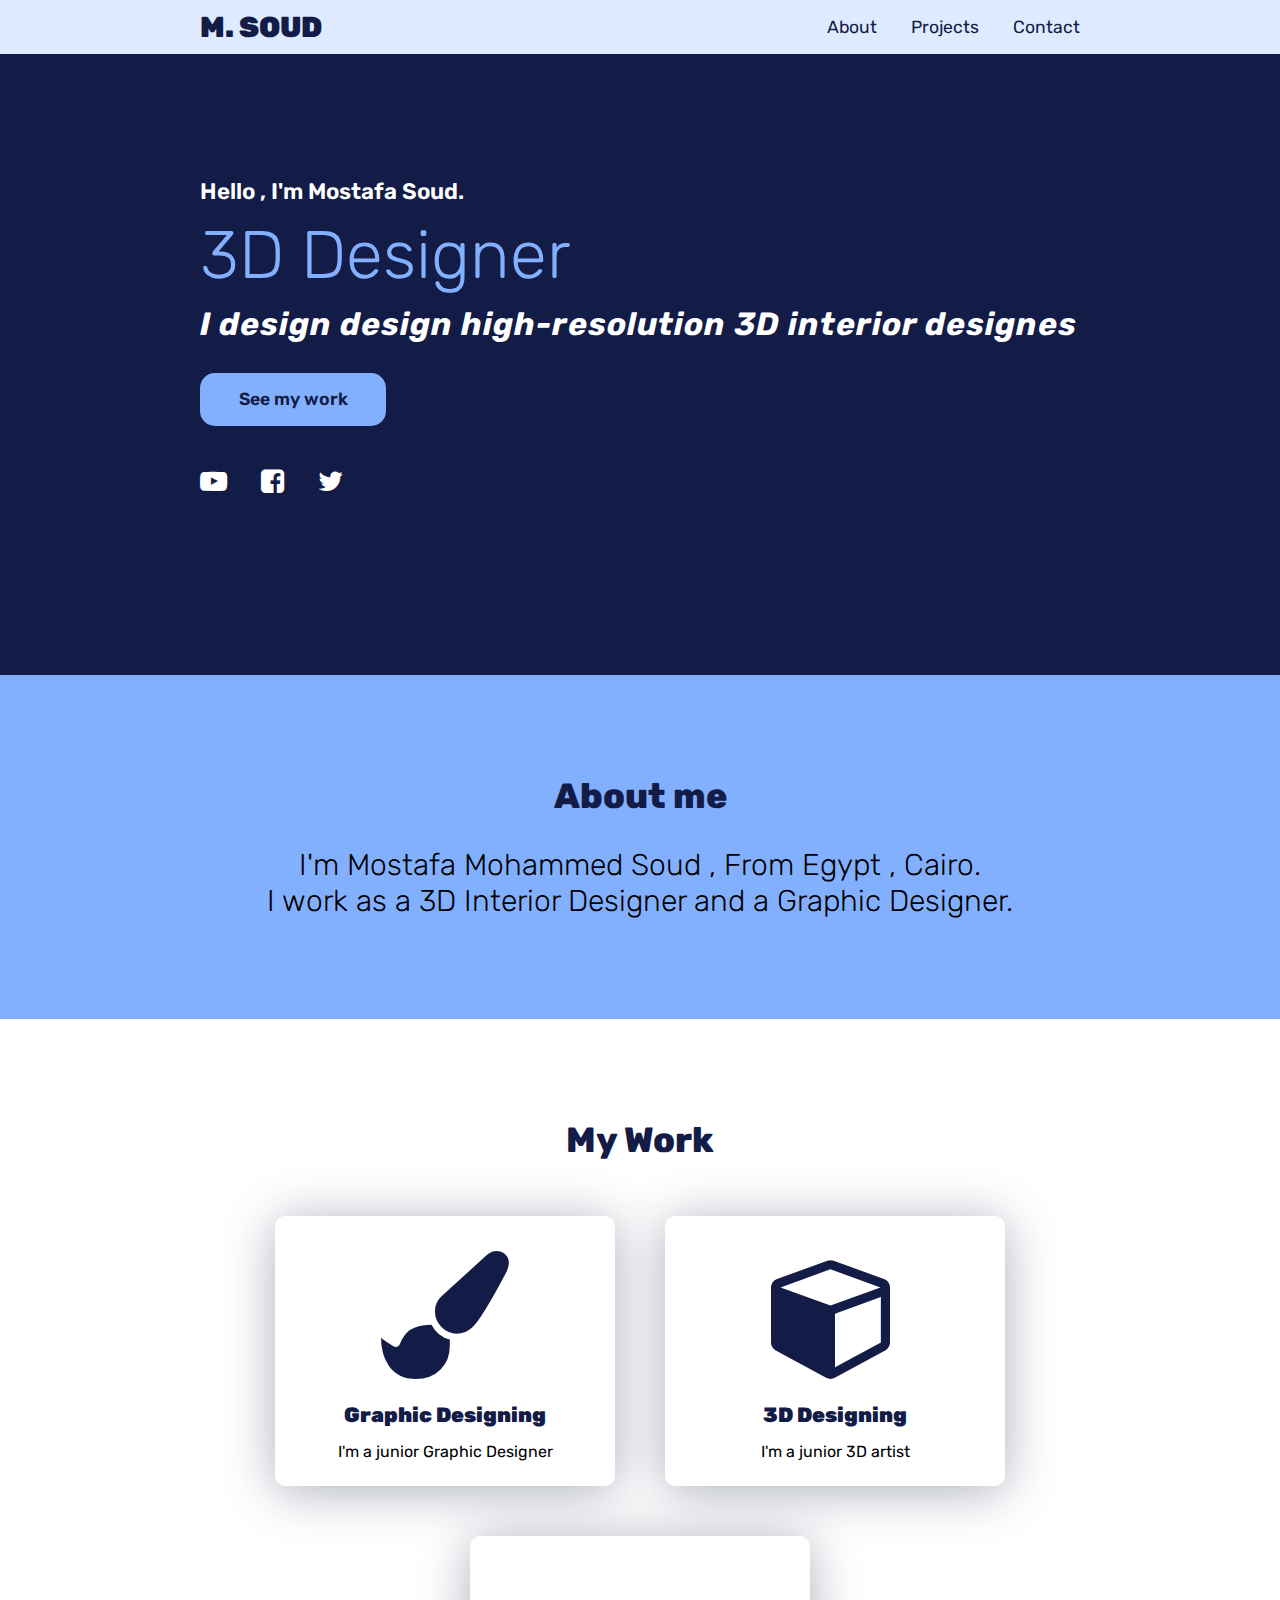
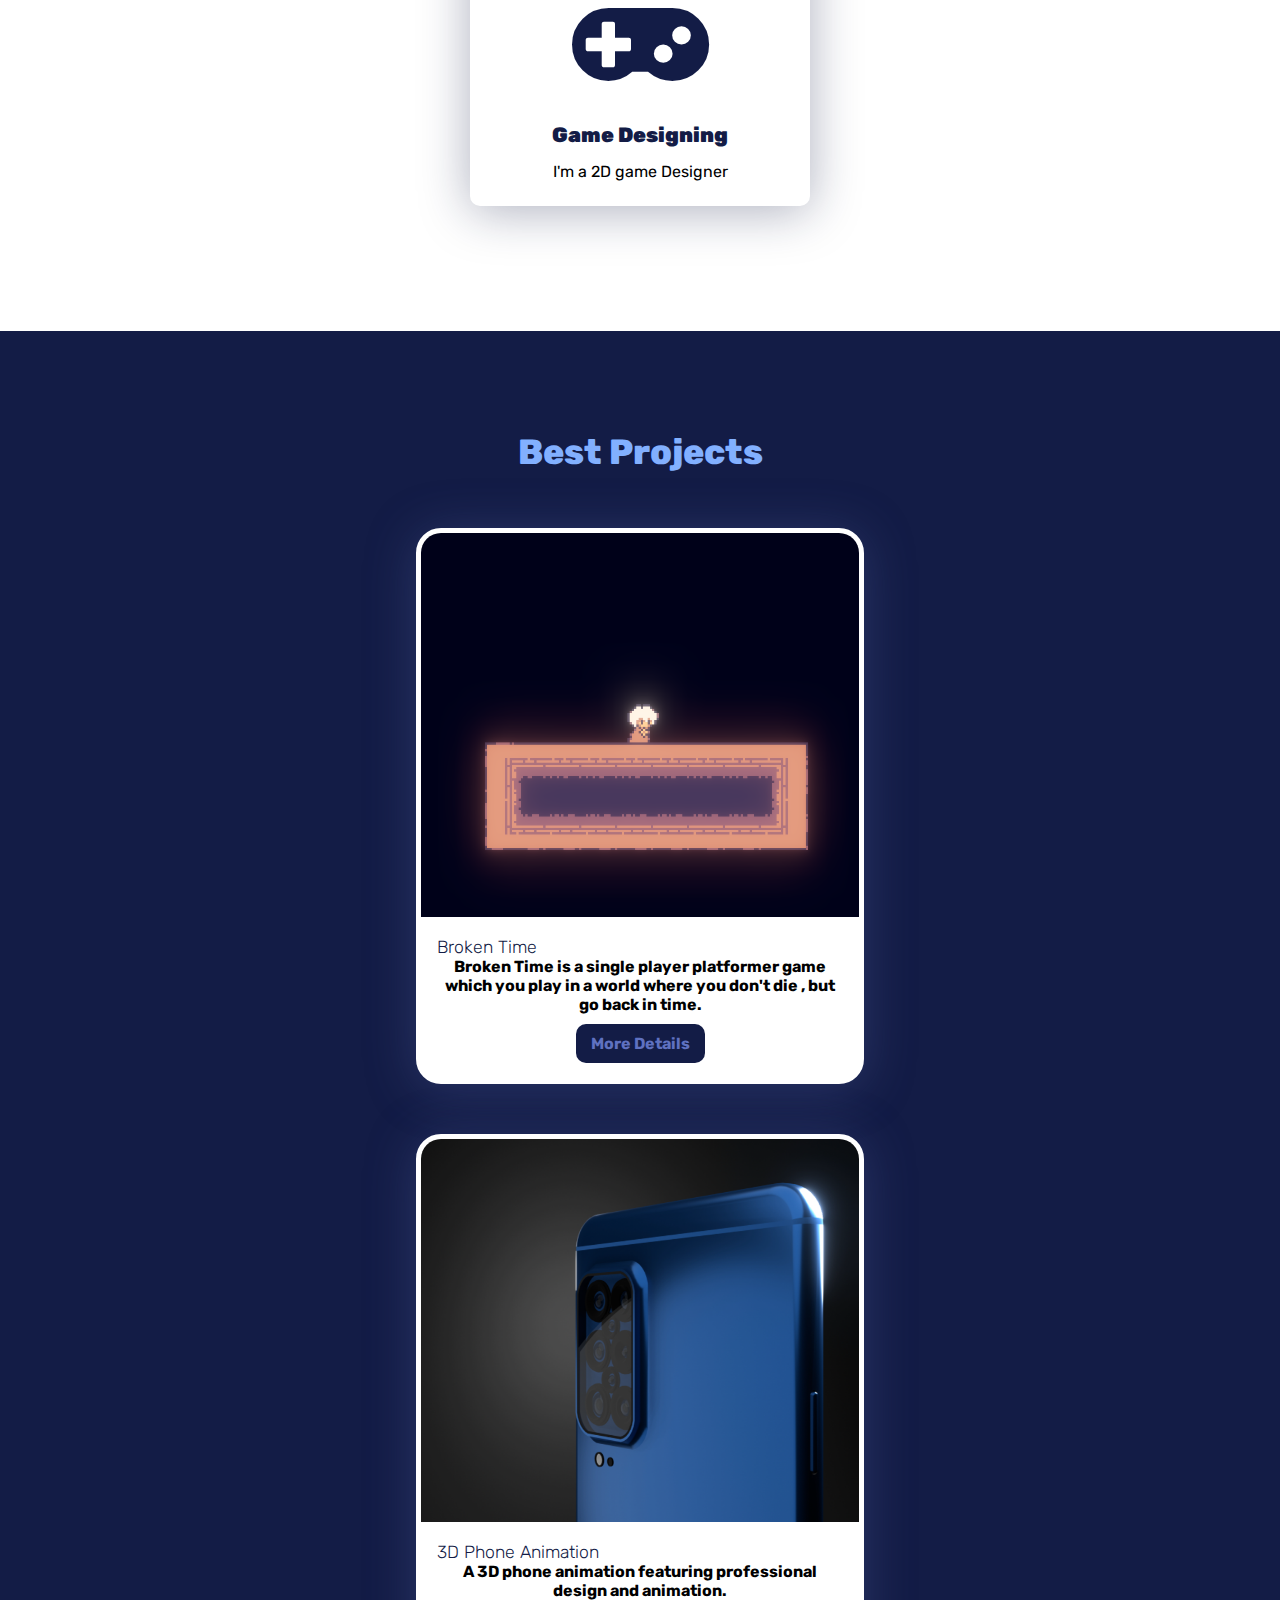
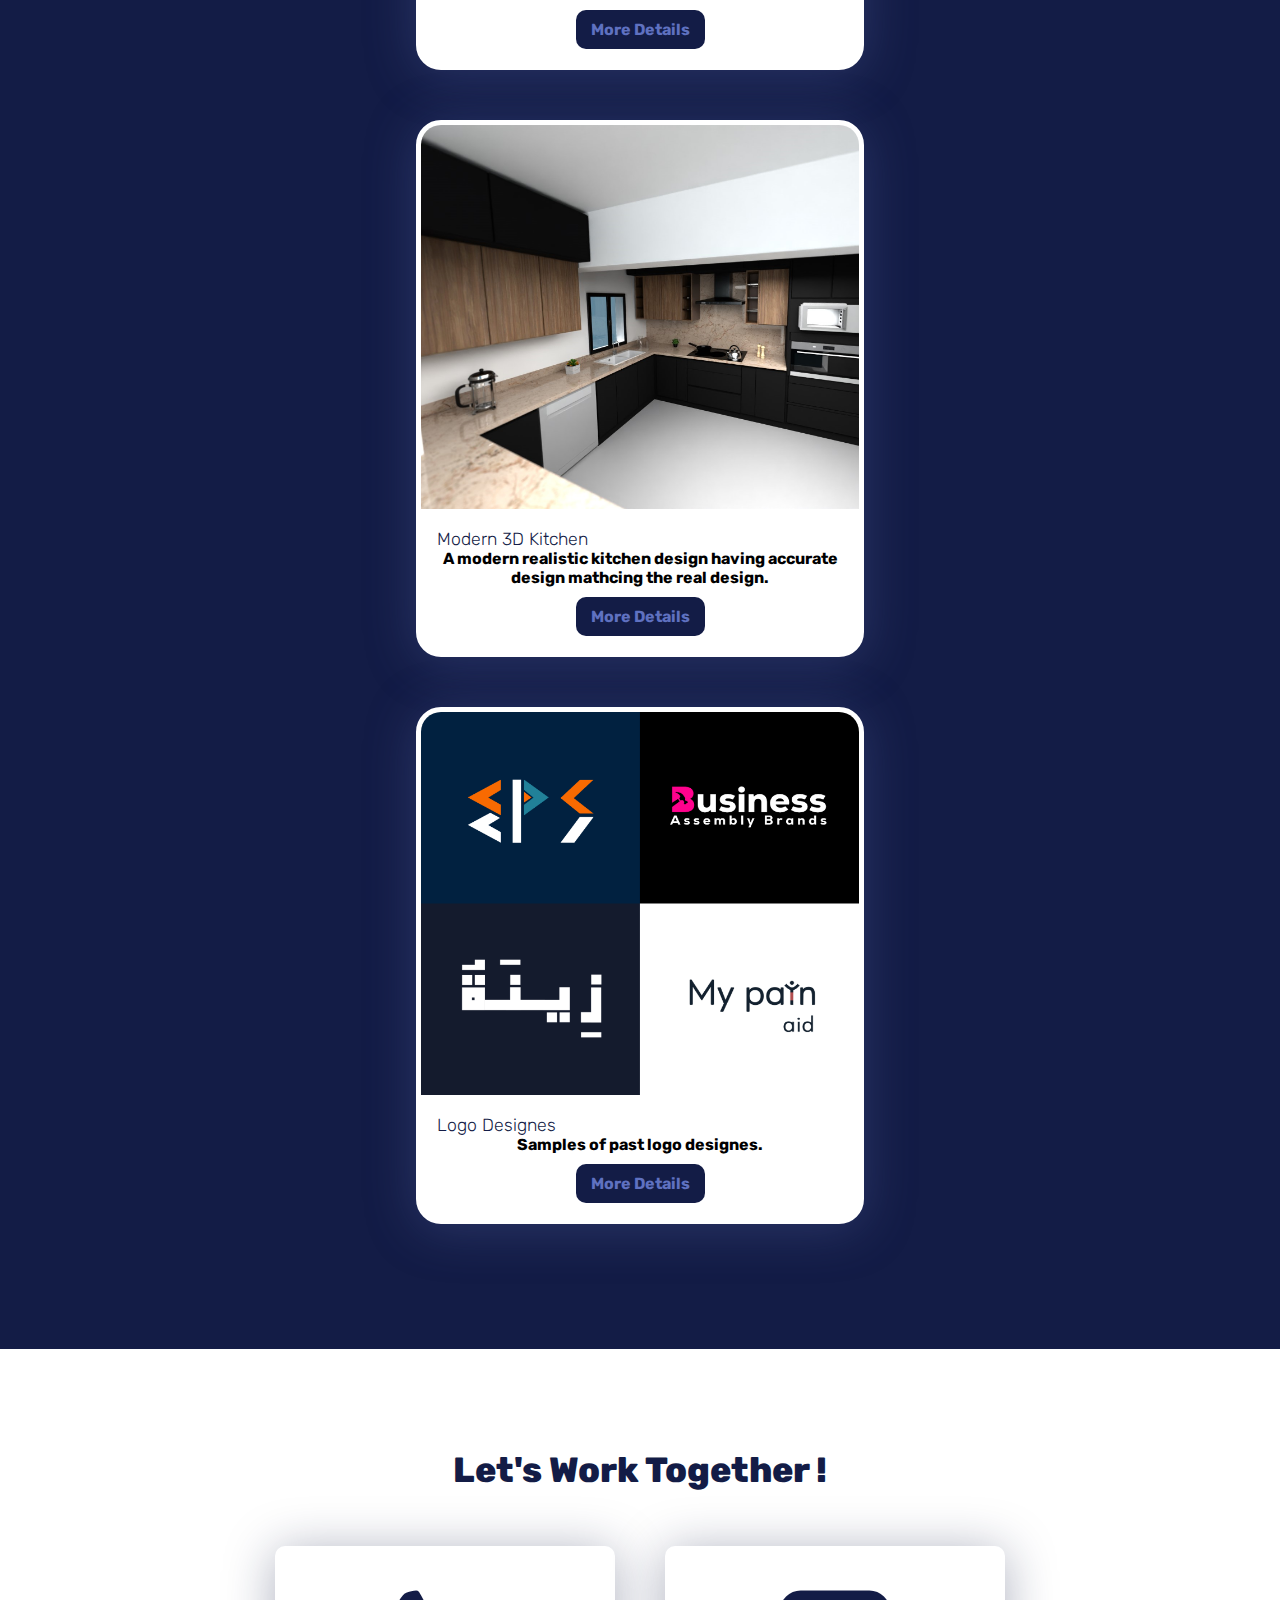
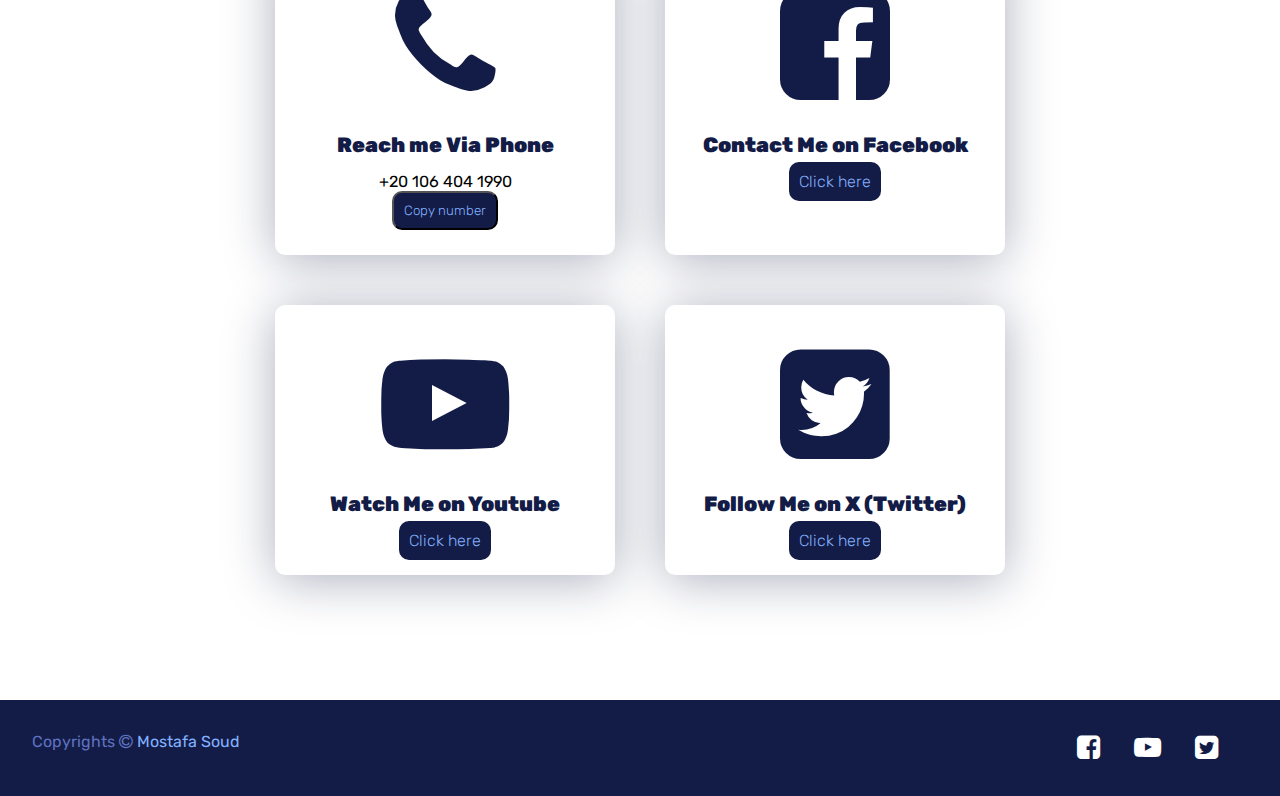
<file: index.html>
<!DOCTYPE html>
<html lang="en">
<head>
    <meta charset="UTF-8">
    <meta http-equiv="X-UA-Compatible" content="IE=edge">
    <meta name="viewport" content="width=device-width, initial-scale=1.0">
    <title>Mostafa M. Soud Portfolio</title>
    <link rel="stylesheet" href="Style.css">
    <link rel="preconnect" href="https://fonts.googleapis.com">
    <link rel="preconnect" href="https://fonts.gstatic.com" crossorigin>
    <link href="https://fonts.googleapis.com/css2?family=Roboto:ital,wght@0,100;0,300;0,400;0,500;0,700;0,900;1,100;1,300;1,400;1,500;1,700;1,900&family=Rubik:ital,wght@0,300..900;1,300..900&display=swap" rel="stylesheet">

    <link rel="stylesheet" href="https://cdnjs.cloudflare.com/ajax/libs/font-awesome/4.7.0/css/font-awesome.min.css">
    <link rel="stylesheet" href="https://fonts.googleapis.com/css2?family=Material+Symbols+Outlined:opsz,wght,FILL,GRAD@20..48,100..700,0..1,-50..200" />
    <link rel="icon" type="image/x-icon" href="Images/Icon.png">
</head>
<body>
    <header>
        <a href="index.html" class="Logo">M. Soud </a>
        <nav class="Nav">
            <a href="#About">About</a>
            <a href="#Projects">Projects</a>
            <a href="#Contact">Contact</a>
        </nav>
    </header>

    <section class="Main">
        <div>
            <h2>Hello , I'm Mostafa Soud.<br> <span>3D Designer</span></h2>
            <h3>I design design high-resolution 3D interior designes</h3>
            <a href="#Projects" class="Main_Btn">See my work</a>

            <div class="Social_Media_Icons">
                <a href="#Youtube"><i class="fa fa-youtube-play"></i></a>
                <a href="#Facebook"><i class="fa fa-facebook-square"></i></a>
                <a href="#Twitter"><i class="fa fa-twitter"></i></a>
            </div>
        </div>
    </section>

    <section class="Cards" id="About">
        <h2 class="Title">About me</h2>

        <h3 class="About_Text">
            I'm Mostafa Mohammed Soud , From Egypt , Cairo.
            <br>
            I work as a 3D Interior Designer and a Graphic Designer.
        </h3>
        </div>
    </section>

    <section class="Cards" id="Work">
        <h2 class="Title">My Work</h2>

        <div class="Cards_Container">
            <div class="Card">
                <div class="Cards_Icons">
                    <i class="fa fa-paint-brush"></i>
                </div>
                
                <div class="Cards_Info">
                    <h3>Graphic Designing</h3>
                    <p>I'm a junior Graphic Designer</p>
                </div>
            </div>

            <div class="Card">
                <div class="Cards_Icons">
                    <i class="fa fa-cube"></i>
                </div>
                
                <div class="Cards_Info">
                    <h3>3D Designing</h3>
                    <p>I'm a junior 3D artist</p>
                </div>
            </div>

            <div class="Card">
                <div class="Cards_Icons">
                    <i class="fa fa-gamepad"></i>
                </div>
                
                <div class="Cards_Info">
                    <h3>Game Designing</h3>
                    <p>I'm a 2D game Designer</p>
                </div>
            </div>
        </div>
    </section>

    <section class="Projects" id="Projects">
        <h2 class="Title" id="Best_Projects_Title">Best Projects</h2>

        <div class="Cards_Container">
            <div class="Project_Card">
                <div class="Project_Image">
                    <img src="Images/Project_Images/BrokenTime.png">
                </div>

                <div class="Project_Details">
                    <p class="Project_Name">Broken Time</p>
                    <strong class="Project_Title">
                        <span>Broken Time is a single player platformer game which you play in a world where you don't die , but go back in time.</span>
                    </strong>
                    <strong class="Project_Title">
                        <a href="Broken_Time.html" class="Project_Details_Button">More Details</a>
                    </strong>
                </div>
            </div>

            <div class="Project_Card">
                <div class="Project_Image">
                    <img src="Images/Project_Images/Phone.png">
                </div>
                
                <div class="Project_Details">
                    <p class="Project_Name">3D Phone Animation</p>
                    <strong class="Project_Title">
                        <span>A 3D phone animation featuring professional design and animation.</span>
                    </strong>
                    <strong class="Project_Title">
                        <a href="3D_Phone_Animation.html" class="Project_Details_Button">More Details</a>
                    </strong>
                </div>
            </div>

            <div class="Project_Card">
                <div class="Project_Image">
                    <img src="Images/Project_Images/Unfinished_Kitchen_Preview.png">
                </div>

                <div class="Project_Details">
                    <p class="Project_Name">Modern 3D Kitchen</p>

                    <strong class="Project_Title">
                        <span>A modern realistic kitchen design having accurate design mathcing the real design.</span>
                    </strong>
                    <strong class="Project_Title">
                        <a href="Realistic_3D_Kitchen.html" class="Project_Details_Button">More Details</a>
                    </strong>
                </div>
            </div>

            <div class="Project_Card">
                <div class="Project_Image">
                    <img src="Images/Project_Images/Logos.png">
                </div>

                <div class="Project_Details">
                    <p class="Project_Name">Logo Designes</p>

                    <strong class="Project_Title">
                        <span>Samples of past logo designes.</span>
                    </strong>
                    <strong class="Project_Title">
                        <a href="Logo_Designes.html" class="Project_Details_Button">More Details</a>
                    </strong>
                </div>
            </div>
        </div>
    </section>


    <section class="Cards" id="Contact">
        <h2 class="Title">Let's Work Together !</h2>

        <div class="Cards_Container">
            <div class="Card">
                <div class="Cards_Icons">
                    <i class="fa fa-phone"></i>
                </div>
                
                <div class="Cards_Info">
                    <h3>Reach me Via Phone</h3>
                    <p>+20 106 404 1990</p>
                    <button onclick="Copy_Phone_Number_Function()" class="Contact_Btn">Copy number</button>
                </div>
            </div>

            <div class="Card" id="Facebook">
                <div class="Cards_Icons">
                    <i class="fa fa-facebook-square"></i>
                </div>
                
                <div class="Cards_Info">
                    <h3>Contact Me on Facebook</h3>
                    <a href="https://www.facebook.com/profile.php?id=100024785881294" class="Contact_Btn" target="_blank">Click here</a>
                </div>
            </div>

            <div class="Card" id="Youtube">
                <div class="Cards_Icons">
                    <i class="fa fa-youtube-play"></i>
                </div>
                
                <div class="Cards_Info">
                    <h3>Watch Me on Youtube</h3>
                    <a href="https://www.youtube.com/@mostafa_mohammad_soud" class="Contact_Btn" target="_blank">Click here</a>
                </div>
            </div>

            <div class="Card" id="Twitter">
                <div class="Cards_Icons">
                    <i class="fa fa-twitter-square"></i>
                </div>
                
                <div class="Cards_Info">
                    <h3>Follow Me on X (Twitter)</h3>
                    <a href="https://x.com/owikipedya" class="Contact_Btn" target="_blank">Click here</a>
                </div>
            </div>
            
        </div>
    </section>


    <footer>
        <p class="Footer_Title">Copyrights <i class="fa fa-copyright"></i> <span>Mostafa Soud</span></p>
        <div class="Social_Media_Icons">
            <a href="https:/www.facebook.com/profile.php?id=100024785881294" target="_blank"><i class="fa fa-facebook-square"></i></a>
            <a href="https://youtube.com/@mostafa_mohammad_soud" target="_blank"><i class="fa fa-youtube-play"></i></a>
            <a href="https://x.com/owikipedya" target="_blank"><i class="fa fa-twitter-square"></i></a>
        </div>
    </footer>


    <!-- Copy Phone Number Function -->

    <script>
        function Copy_Phone_Number_Function() {
        // Get the text field
        var copyText = "+20 106 404 1990";

        // Copy the text inside the text field
        navigator.clipboard.writeText(copyText);

        // Alert the copied text
        alert("تم نسخ الرقم");
        }
    </script>

</body>
</html>
</file>
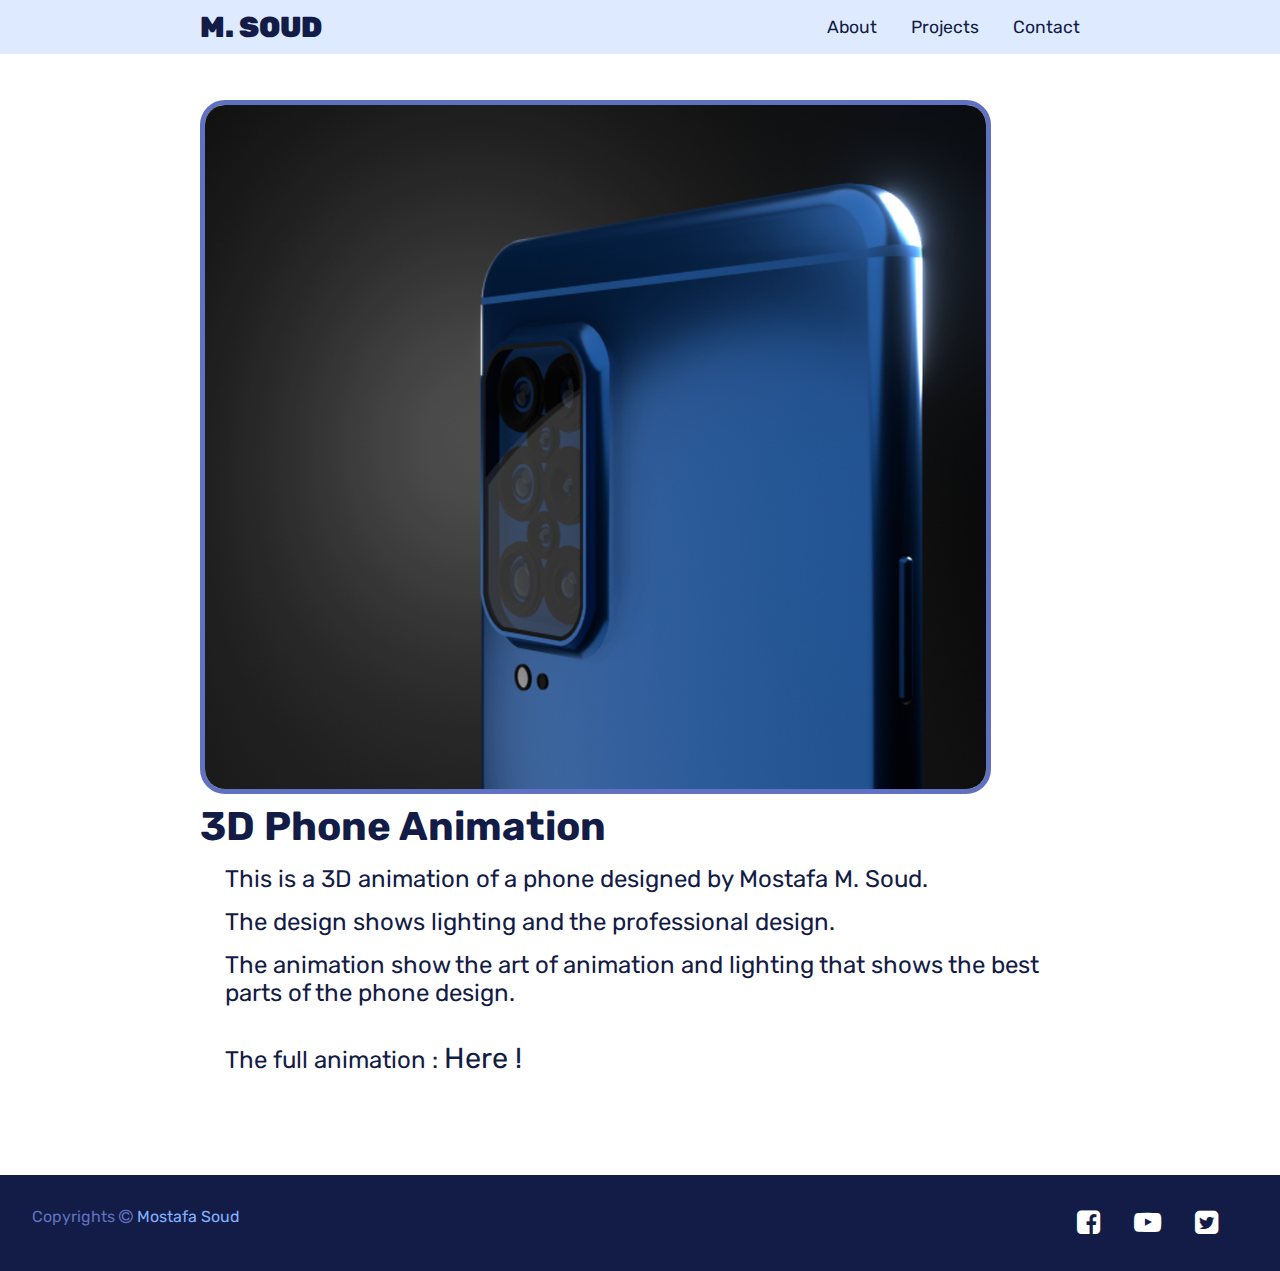
<file: 3D_Phone_Animation.html>
<!DOCTYPE html>
<html lang="en">
<head>
    <meta charset="UTF-8">
    <meta http-equiv="X-UA-Compatible" content="IE=edge">
    <meta name="viewport" content="width=device-width, initial-scale=1.0">
    <title>Mostafa S. | 3D Phone Animation</title>
    <link rel="stylesheet" href="Style.css">
    <link rel="preconnect" href="https://fonts.googleapis.com">
    <link rel="preconnect" href="https://fonts.gstatic.com" crossorigin>
    <link href="https://fonts.googleapis.com/css2?family=Roboto:ital,wght@0,100;0,300;0,400;0,500;0,700;0,900;1,100;1,300;1,400;1,500;1,700;1,900&family=Rubik:ital,wght@0,300..900;1,300..900&display=swap" rel="stylesheet">

    <link rel="stylesheet" href="https://cdnjs.cloudflare.com/ajax/libs/font-awesome/4.7.0/css/font-awesome.min.css">
    <link rel="stylesheet" href="https://fonts.googleapis.com/css2?family=Material+Symbols+Outlined:opsz,wght,FILL,GRAD@20..48,100..700,0..1,-50..200" />
    <link rel="icon" type="image/x-icon" href="Images/Icon.png">
</head>
<body>
    <header>
        <a href="index.html" class="Logo">M. Soud </a>
        <nav class="Nav">
            <a href="#About">About</a>
            <a href="#Projects">Projects</a>
            <a href="#Contact">Contact</a>
        </nav>
    </header>


    <section class="Full_Project_View">
        <img src="Images/Project_Images/Phone.png" class="Full_Project_Image">

        <h1 class="Full_Project_Text">3D Phone Animation</h1>
        <p class="Full_Project_P">This is a 3D animation of a phone designed by Mostafa M. Soud.</p>
        <p class="Full_Project_P">The design shows lighting and the professional design.</p>
        <p class="Full_Project_P">The animation show the art of animation and lighting that shows the best parts of the phone design.</p>
        <br>
        <p class="Full_Project_P">The full animation : <a href="https://drive.google.com/drive/folders/1--txAfuEIZmp0lBN9Eif6On7sCKinEp_?usp=drive_link" target="_blank">Here !</a></p>
    </section>


    <footer>
        <p class="Footer_Title">Copyrights <i class="fa fa-copyright"></i> <span>Mostafa Soud</span></p>
        <div class="Social_Media_Icons">
            <a href="https:/www.facebook.com/profile.php?id=100024785881294" target="_blank"><i class="fa fa-facebook-square"></i></a>
            <a href="https://youtube.com/@mostafa_mohammad_soud" target="_blank"><i class="fa fa-youtube-play"></i></a>
            <a href="https://x.com/owikipedya" target="_blank"><i class="fa fa-twitter-square"></i></a>
        </div>
    </footer>


</body>
</html>
</file>
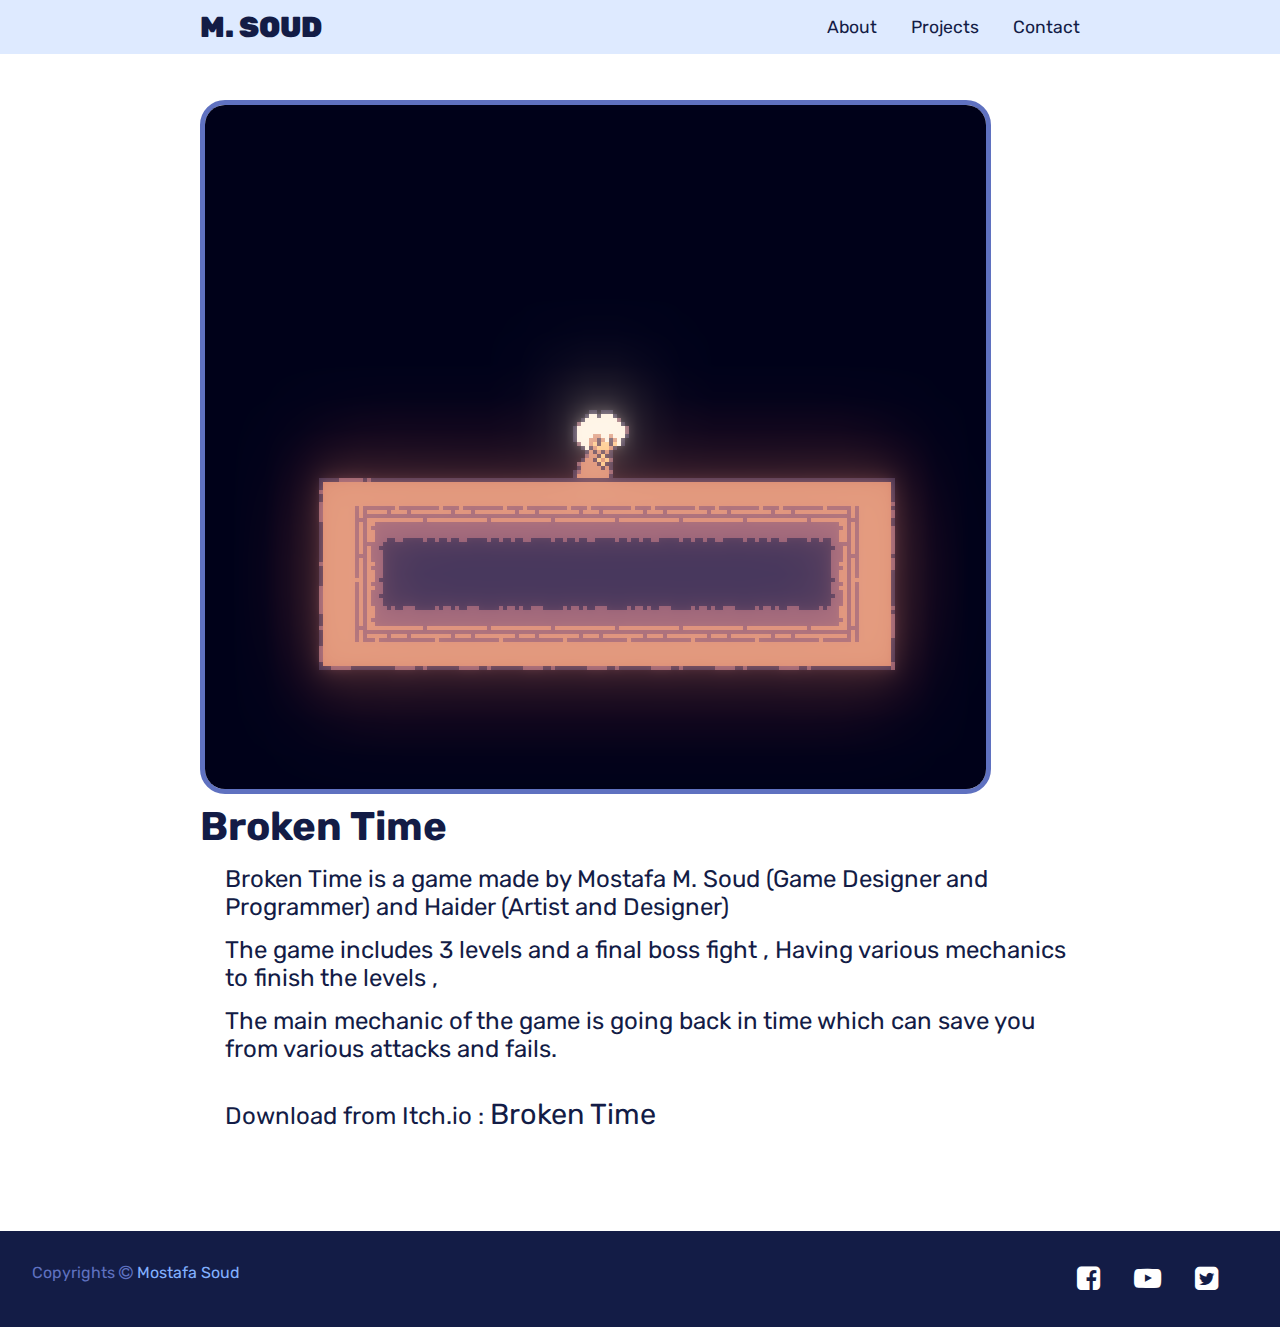
<file: Broken_Time.html>
<!DOCTYPE html>
<html lang="en">
<head>
    <meta charset="UTF-8">
    <meta http-equiv="X-UA-Compatible" content="IE=edge">
    <meta name="viewport" content="width=device-width, initial-scale=1.0">
    <title>Mostafa S. | Broken Time</title>
    <link rel="stylesheet" href="Style.css">
    <link rel="preconnect" href="https://fonts.googleapis.com">
    <link rel="preconnect" href="https://fonts.gstatic.com" crossorigin>
    <link href="https://fonts.googleapis.com/css2?family=Roboto:ital,wght@0,100;0,300;0,400;0,500;0,700;0,900;1,100;1,300;1,400;1,500;1,700;1,900&family=Rubik:ital,wght@0,300..900;1,300..900&display=swap" rel="stylesheet">

    <link rel="stylesheet" href="https://cdnjs.cloudflare.com/ajax/libs/font-awesome/4.7.0/css/font-awesome.min.css">
    <link rel="stylesheet" href="https://fonts.googleapis.com/css2?family=Material+Symbols+Outlined:opsz,wght,FILL,GRAD@20..48,100..700,0..1,-50..200" />
    <link rel="icon" type="image/x-icon" href="Images/Icon.png">
</head>
<body>
    <header>
        <a href="index.html" class="Logo">M. Soud </a>
        <nav class="Nav">
            <a href="#About">About</a>
            <a href="#Projects">Projects</a>
            <a href="#Contact">Contact</a>
        </nav>
    </header>


    <section class="Full_Project_View">
        <img src="Images/Project_Images/BrokenTime.png" class="Full_Project_Image">

        <h1 class="Full_Project_Text">Broken Time</h1>
        <p class="Full_Project_P">Broken Time is a game made by Mostafa M. Soud (Game Designer and Programmer) and Haider (Artist and Designer)</p>
        <p class="Full_Project_P">The game includes 3 levels and a final boss fight , Having various mechanics to finish the levels ,</p>
        <p class="Full_Project_P">The main mechanic of the game is going back in time which can save you from various attacks and fails.</p>
        <br>
        <p class="Full_Project_P">Download from Itch.io : <a href="https://mowikipedya.itch.io/broken-time" target="_blank">Broken Time</a></p>
    </section>


    <footer>
        <p class="Footer_Title">Copyrights <i class="fa fa-copyright"></i> <span>Mostafa Soud</span></p>
        <div class="Social_Media_Icons">
            <a href="https:/www.facebook.com/profile.php?id=100024785881294" target="_blank"><i class="fa fa-facebook-square"></i></a>
            <a href="https://youtube.com/@mostafa_mohammad_soud" target="_blank"><i class="fa fa-youtube-play"></i></a>
            <a href="https://x.com/owikipedya" target="_blank"><i class="fa fa-twitter-square"></i></a>
        </div>
    </footer>


</body>
</html>
</file>
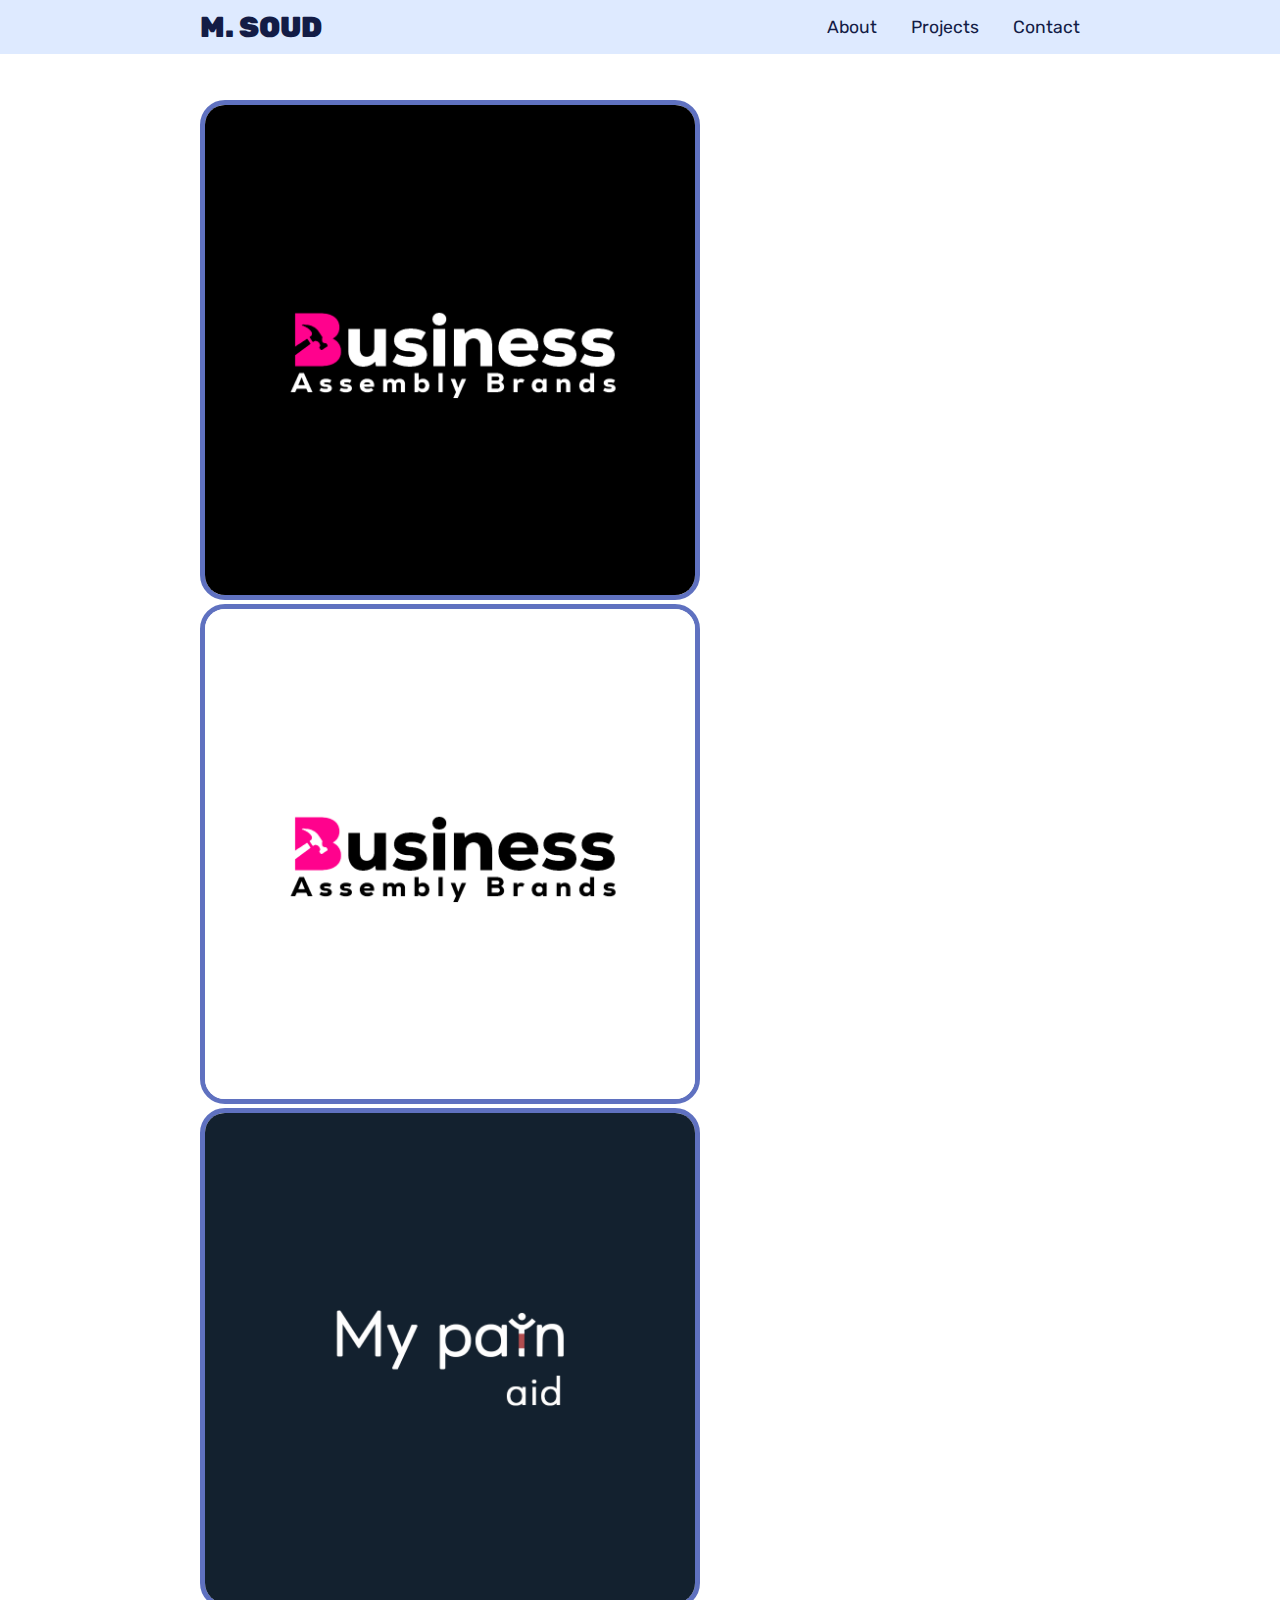
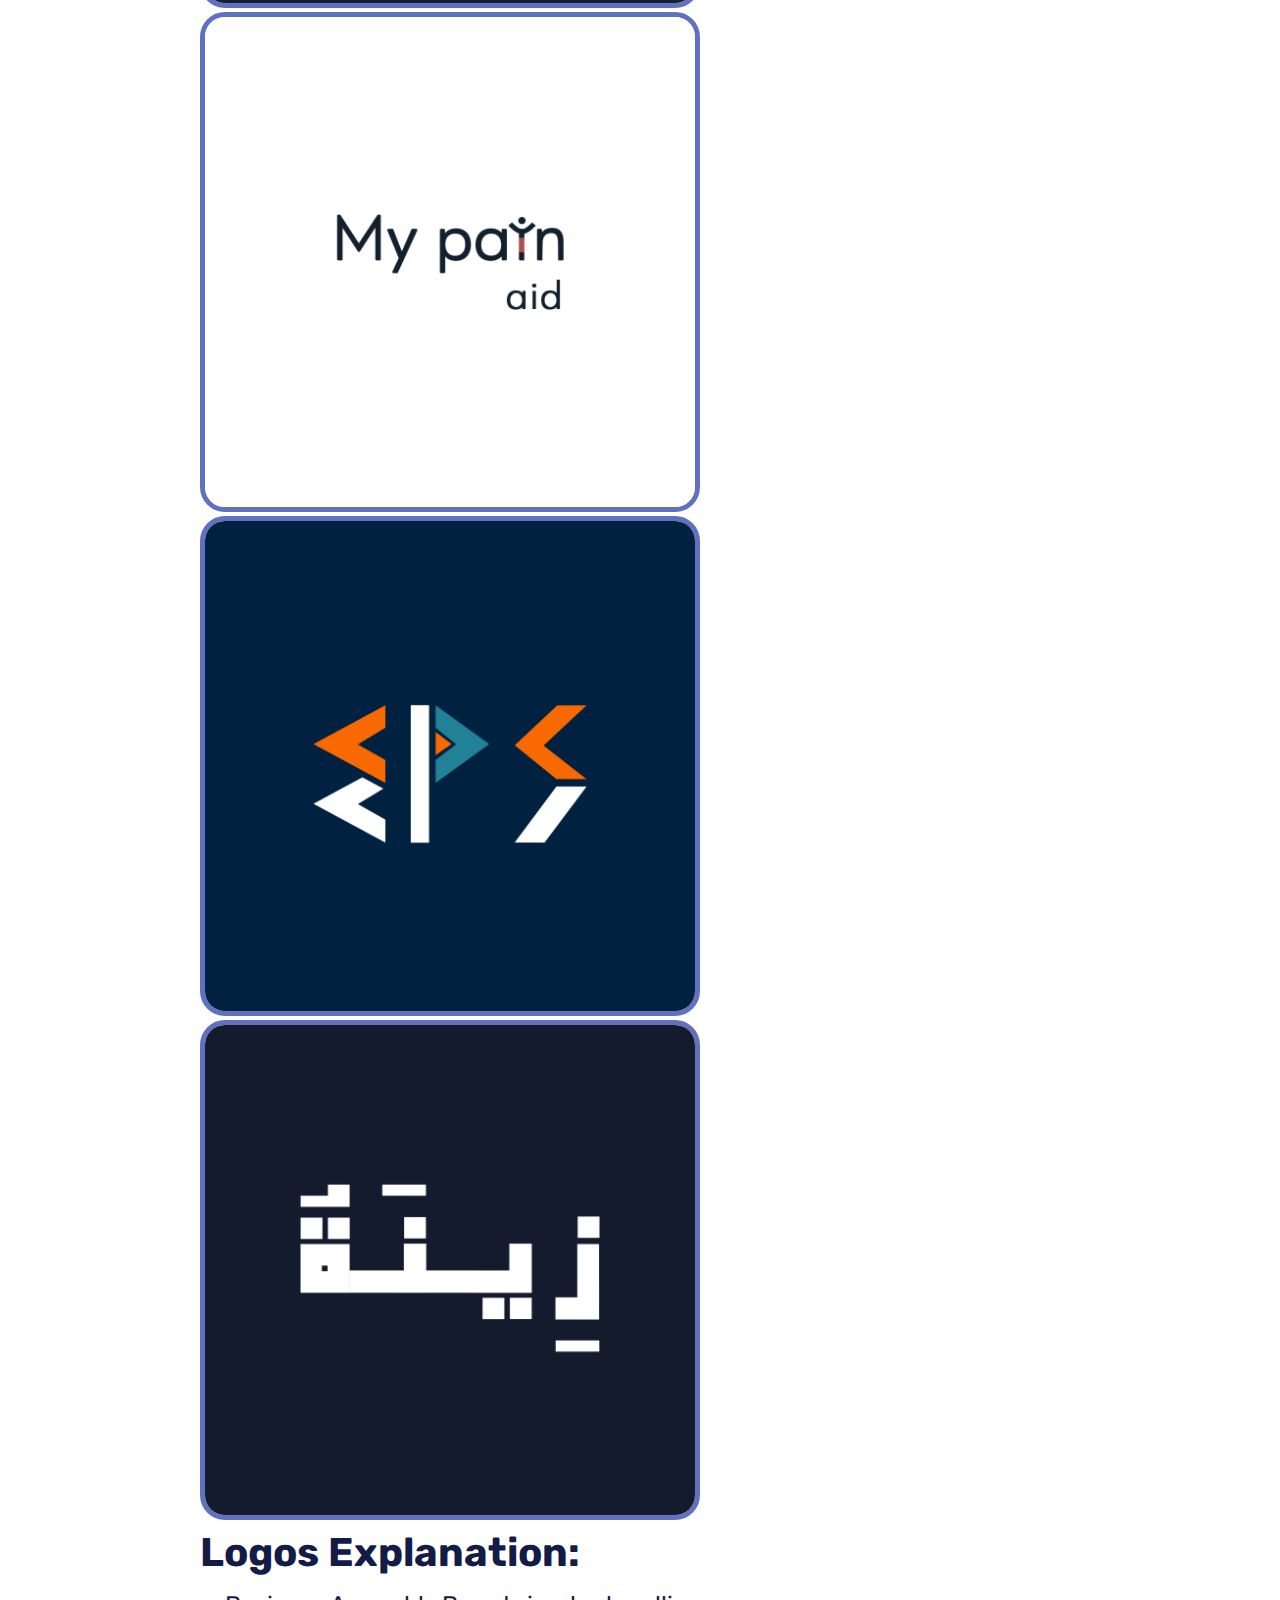
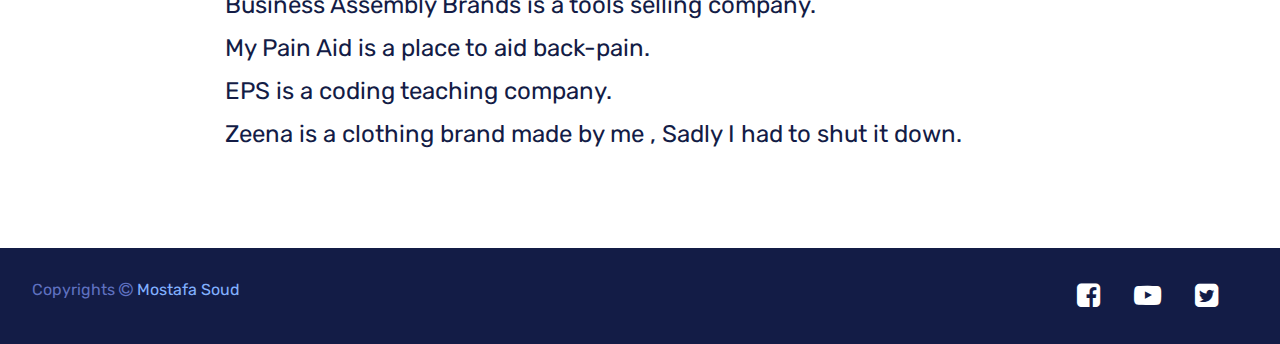
<file: Logo_Designes.html>
<!DOCTYPE html>
<html lang="en">
<head>
    <meta charset="UTF-8">
    <meta http-equiv="X-UA-Compatible" content="IE=edge">
    <meta name="viewport" content="width=device-width, initial-scale=1.0">
    <title>Mostafa S. | Logo Designes</title>
    <link rel="stylesheet" href="Style.css">
    <link rel="preconnect" href="https://fonts.googleapis.com">
    <link rel="preconnect" href="https://fonts.gstatic.com" crossorigin>
    <link href="https://fonts.googleapis.com/css2?family=Roboto:ital,wght@0,100;0,300;0,400;0,500;0,700;0,900;1,100;1,300;1,400;1,500;1,700;1,900&family=Rubik:ital,wght@0,300..900;1,300..900&display=swap" rel="stylesheet">

    <link rel="stylesheet" href="https://cdnjs.cloudflare.com/ajax/libs/font-awesome/4.7.0/css/font-awesome.min.css">
    <link rel="stylesheet" href="https://fonts.googleapis.com/css2?family=Material+Symbols+Outlined:opsz,wght,FILL,GRAD@20..48,100..700,0..1,-50..200" />
</head>
<body>
    <header>
        <a href="index.html" class="Logo">M. Soud </a>
        <nav class="Nav">
            <a href="#About">About</a>
            <a href="#Projects">Projects</a>
            <a href="#Contact">Contact</a>
        </nav>
    </header>


    <section class="Full_Project_View">
        <img src="Images/Logos/Business_Assembly_Brands_Black.png" class="Samller_Full_Project_Image">
        <img src="Images/Logos/Business_Assembly_Brands_White.png" class="Samller_Full_Project_Image">
        <img src="Images/Logos/PainAid_Dark.png" class="Samller_Full_Project_Image">
        <img src="Images/Logos/PainAid_Light.png" class="Samller_Full_Project_Image">
        <img src="Images/Logos/EPS.png" class="Samller_Full_Project_Image">
        <img src="Images/Logos/Zeena.png" class="Samller_Full_Project_Image">

        <h1 class="Full_Project_Text">Logos Explanation:</h1>
        <p class="Full_Project_P">Business Assembly Brands is a tools selling company.</p>
        <p class="Full_Project_P">My Pain Aid is a place to aid back-pain.</p>
        <p class="Full_Project_P">EPS is a coding teaching company.</p>
        <p class="Full_Project_P">Zeena is a clothing brand made by me , Sadly I had to shut it down.</p>
    </section>


    <footer>
        <p class="Footer_Title">Copyrights <i class="fa fa-copyright"></i> <span>Mostafa Soud</span></p>
        <div class="Social_Media_Icons">
            <a href="https:/www.facebook.com/profile.php?id=100024785881294" target="_blank"><i class="fa fa-facebook-square"></i></a>
            <a href="https://youtube.com/@mostafa_mohammad_soud" target="_blank"><i class="fa fa-youtube-play"></i></a>
            <a href="https://x.com/owikipedya" target="_blank"><i class="fa fa-twitter-square"></i></a>
        </div>
    </footer>


</body>
</html>
</file>
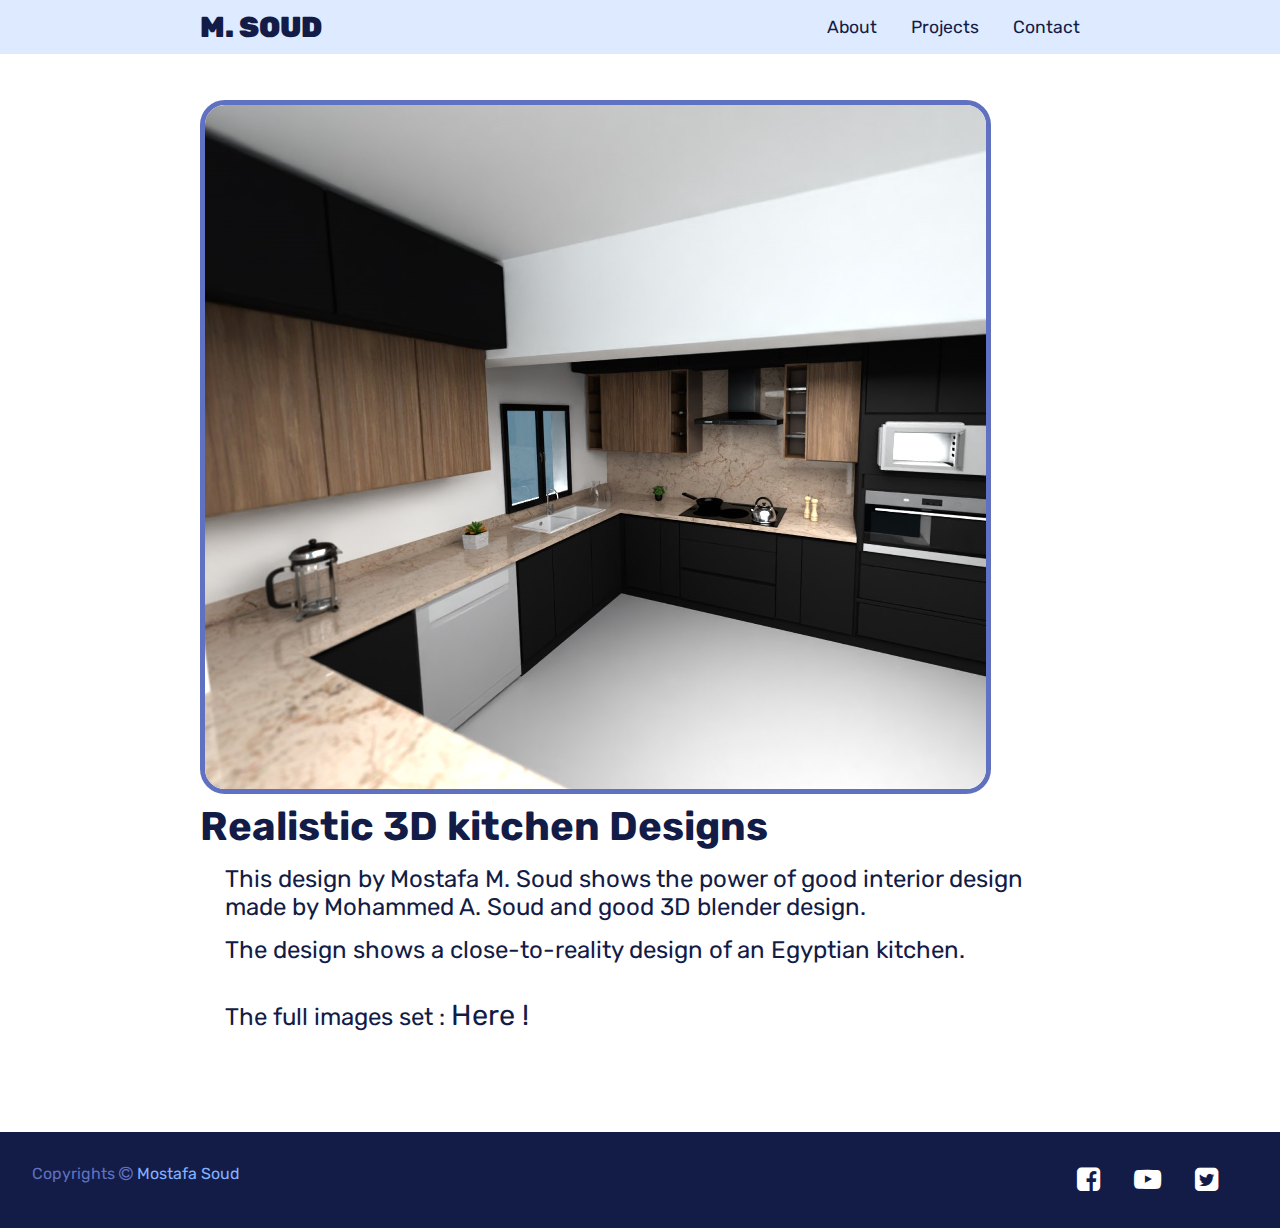
<file: Realistic_3D_Kitchen.html>
<!DOCTYPE html>
<html lang="en">
<head>
    <meta charset="UTF-8">
    <meta http-equiv="X-UA-Compatible" content="IE=edge">
    <meta name="viewport" content="width=device-width, initial-scale=1.0">
    <title>Mostafa S. | 3D Realistic Kitchen</title>
    <link rel="stylesheet" href="Style.css">
    <link rel="preconnect" href="https://fonts.googleapis.com">
    <link rel="preconnect" href="https://fonts.gstatic.com" crossorigin>
    <link href="https://fonts.googleapis.com/css2?family=Roboto:ital,wght@0,100;0,300;0,400;0,500;0,700;0,900;1,100;1,300;1,400;1,500;1,700;1,900&family=Rubik:ital,wght@0,300..900;1,300..900&display=swap" rel="stylesheet">

    <link rel="stylesheet" href="https://cdnjs.cloudflare.com/ajax/libs/font-awesome/4.7.0/css/font-awesome.min.css">
    <link rel="stylesheet" href="https://fonts.googleapis.com/css2?family=Material+Symbols+Outlined:opsz,wght,FILL,GRAD@20..48,100..700,0..1,-50..200" />
    <link rel="icon" type="image/x-icon" href="Images/Icon.png">
</head>
<body>
    <header>
        <a href="index.html" class="Logo">M. Soud </a>
        <nav class="Nav">
            <a href="#About">About</a>
            <a href="#Projects">Projects</a>
            <a href="#Contact">Contact</a>
        </nav>
    </header>


    <section class="Full_Project_View">
        <img src="Images/Project_Images/Unfinished_Kitchen_Preview.png" class="Full_Project_Image">

        <h1 class="Full_Project_Text">Realistic 3D kitchen Designs</h1>
        <p class="Full_Project_P">This design by Mostafa M. Soud shows the power of good interior design made by Mohammed A. Soud and good 3D blender design.</p>
        <p class="Full_Project_P">The design shows a close-to-reality design of an Egyptian kitchen.</p>
        <br>
        <p class="Full_Project_P">The full images set : <a href="https://drive.google.com/drive/folders/1rKcOuPICaHL9RFEQjupcL9rMmZT_syqS?usp=drive_link" target="_blank">Here !</a></p>
    </section>


    <footer>
        <p class="Footer_Title">Copyrights <i class="fa fa-copyright"></i> <span>Mostafa Soud</span></p>
        <div class="Social_Media_Icons">
            <a href="https:/www.facebook.com/profile.php?id=100024785881294" target="_blank"><i class="fa fa-facebook-square"></i></a>
            <a href="https://youtube.com/@mostafa_mohammad_soud" target="_blank"><i class="fa fa-youtube-play"></i></a>
            <a href="https://x.com/owikipedya" target="_blank"><i class="fa fa-twitter-square"></i></a>
        </div>
    </footer>


</body>
</html>
</file>
<file: Style.css>
* {
    font-family: 'Rubik', sans-serif;
    margin: 0;
    padding: 0;
    box-sizing: border-box;
    scroll-behavior: smooth;
}


#Best_Projects_Title {
    color: #82b0ff;
}



header {
    background-color: #deeaff;
    width: 100%;
    position: fixed;
    z-index: 999;
    display: flex;
    justify-content: space-between;
    align-items: center;
    padding: 10px 200px;
}

.Logo {
    color: #131c46;
    text-decoration: none;
    font-size: 1.8em;
    font-weight: 1000;
    text-transform: uppercase;
}

.Nav a {
    color: #131c46;
    text-decoration: none;
    font-size: 1.1em;
    padding-left: 30px;

    transition: 0.5s;
}

.Nav a:hover {
    color: #5f71c0;
}

section {
    padding: 100px 200px;
}

.Main {
    width: 100%;
    min-height: 75vh;
    display: flex;
    align-items: center;
    background-color: #131c46;
}

.Main h2 {
    color: #fff;
    font-size: 1.4em;
    font-weight: 600;
}

.Main h2 span {
    color: #82b0ff;
    font-size: 3em;
    font-weight: 100;
    display: inline-block;
    margin-top: 10px;
}

.Main h3 {
    color: #fff;
    font-size: 2em;
    font-weight: 700;
    font-style: italic;
    letter-spacing: 1px;
    margin-top: 10px;
    margin-bottom: 30px;
}

.Main_Btn {
    color: #131c46;
    background-color: #82b0ff;
    text-decoration: none;
    font-size: 1.1em;
    font-weight: 600;
    display: inline-block;
    padding: 0.9375em 2.1875em;
    border-radius: 15px;
    margin-bottom: 40px;

    transition: 0.5s ease;
}

.Main_Btn:hover {
    background-color: #5f71c0;
    transform: scale(1.1);
}

.Social_Media_Icons a {
    color: #fff;
    font-size: 1.7em;
    padding-right: 30px;

    transition: 0.5s ease;
}

.Social_Media_Icons a:hover {
    color: #5f71c0;
}

.Title {
    display: flex;
    justify-content: center;
    color: #131c46;
    font-size: 2.2em;
    font-weight: 800;
    margin-bottom: 30px;
}

.Cards_Container {
    display: flex;
    justify-content: center;
    flex-direction: row;
    flex-wrap: wrap;
}

.Card {
    background-color: #fff;
    width: 21.25em;
    box-shadow: 0 5px 50px rgba(19, 28, 70, 0.35);
    border-radius: 10px;
    padding: 25px;
    margin: 25px;
    word-wrap: break-word;
    
    transition: 0.5s ease;
}

.Card:hover {
    transform: scale(1.1);
}

.Cards_Icons {
    color: #131c46;
    font-size: 8em;
    text-align: center;
}

.Cards_Info {
    text-align: center;
}

.Cards_Info h3 {
    color: #131c46;
    font-size: 1.3em;
    font-weight: 900;
    margin: 10px;
    margin-bottom: 15px;
}


.Projects {
    background-color: #131c46;
}

.Projects .Cards_Container {
    margin-top: 30px;
}

.Project_Card {
    background-color: #fff;
    width: 21.25em;
    box-shadow: 0 5px 50px rgba(90, 104, 165, 0.35);
    border-radius: 25px;
    border: 5px solid #fff;
    margin: 25px;
    word-wrap: break-word;
    min-height: 12cm;
    width: 28em;
    overflow: hidden;
    
    transition: 0.5s ease;
}

.Project_Card:hover {
    transform: scale(1.1);
}

.Project_Image img {
    width: 100%;
    transition: 0.5s ease;
}

.Project_Card:hover .Project_Image img {
    opacity: 0.95;
}

.Project_Details {
    padding: 1em;
}

.Project_Name {
    font-size: 1.1em;
    font-weight: 300;
    color: #131c46;
}

.Project_Title {
    display: flex;
    justify-content: center;
    text-align: center;
}

.Project_Title span {
    width: 100%;
}

.Project_Title a {
    margin-top: 10px;
}

.Project_Details_Button {
    text-decoration: none;
    color: #5f71c0;
    background-color: #131c46;
    padding: 10px 15px;
    border-radius: 10px;

    transition: all 0.5s;
}

.Project_Details_Button:hover {
    color: #82b0ff;
    background-color: #131c46;
    transform: scale(1.1);
}


.Contact_Btn {
    background-color: #131c46;
    color: #82b0ff;
    border-radius: 10px;
    font-family: 'Rubik', sans-serif;
    font-weight: 300;
    padding: 10px;
    text-decoration: none;

    transition: 0.5s ease;
}

.Contact_Btn:hover {
    background-color: #82b0ff;
    color: #131c46;
    border-radius: 10px;
    font-family: 'Rubik', sans-serif;
    font-weight: 300;
    padding: 10px;
    text-decoration: none;
}

.About_Text {
    text-align: center;
    font-size: 30px;
    font-weight: 100;
}

#About {
    background-color: #82b0ff;
}

footer {
    background-color: #131c46;
    color: #5f71c0;
    padding: 2em;
    display: flex;
    justify-content: space-between;
}

footer span {
    color: #82b0ff;
}


/* Full Project View */

.Full_Project_View {
    width: auto;
    height: auto;
}

.Full_Project_Image {
    margin: auto;
    border-radius: 25px;
    border: 5px solid #5f71c0;
}

.Samller_Full_Project_Image {
    margin: auto;
    border-radius: 25px;
    border: 5px solid #5f71c0;
    width: 500px;
    height: 500px;
}

.Full_Project_Text {
    font-size: 2.5em;
    margin-top: 5px;
    color: #131c46;
}

.Full_Project_P {
    font-size: 1.5em;
    margin-top: 15px;
    margin-left: 25px;
    color: #131c46;
}

.Full_Project_P a {
    font-size: 1.2em;
    color: #131c46;
    text-decoration: none;

    transition: all 0.5s;
}

.Full_Project_P a:hover {
    font-size: 1.3em;
    color: #5f71c0;
}


@media only screen and (max-width: 600px) {

    header {
        padding: 10px 20px;
    }

    .Main {
        padding: 150px 70px;
    }

    #About {
        padding: 50px 70px;
    }

    .Card {
        min-width: 300px;
    }

    .Project_Card {
        min-width: 300px;
    }

    .Full_Project_View {
        padding: 100px 20px;
        width: 100%;
    }

    .Full_Project_Image {
        width: 85%;
        height: 85%;
    }

    
    .Samller_Full_Project_Image {
        width: 40%;
        height: 40%;
    }

    .Full_Project_P {
        width: 85%;
    }

}
</file>
